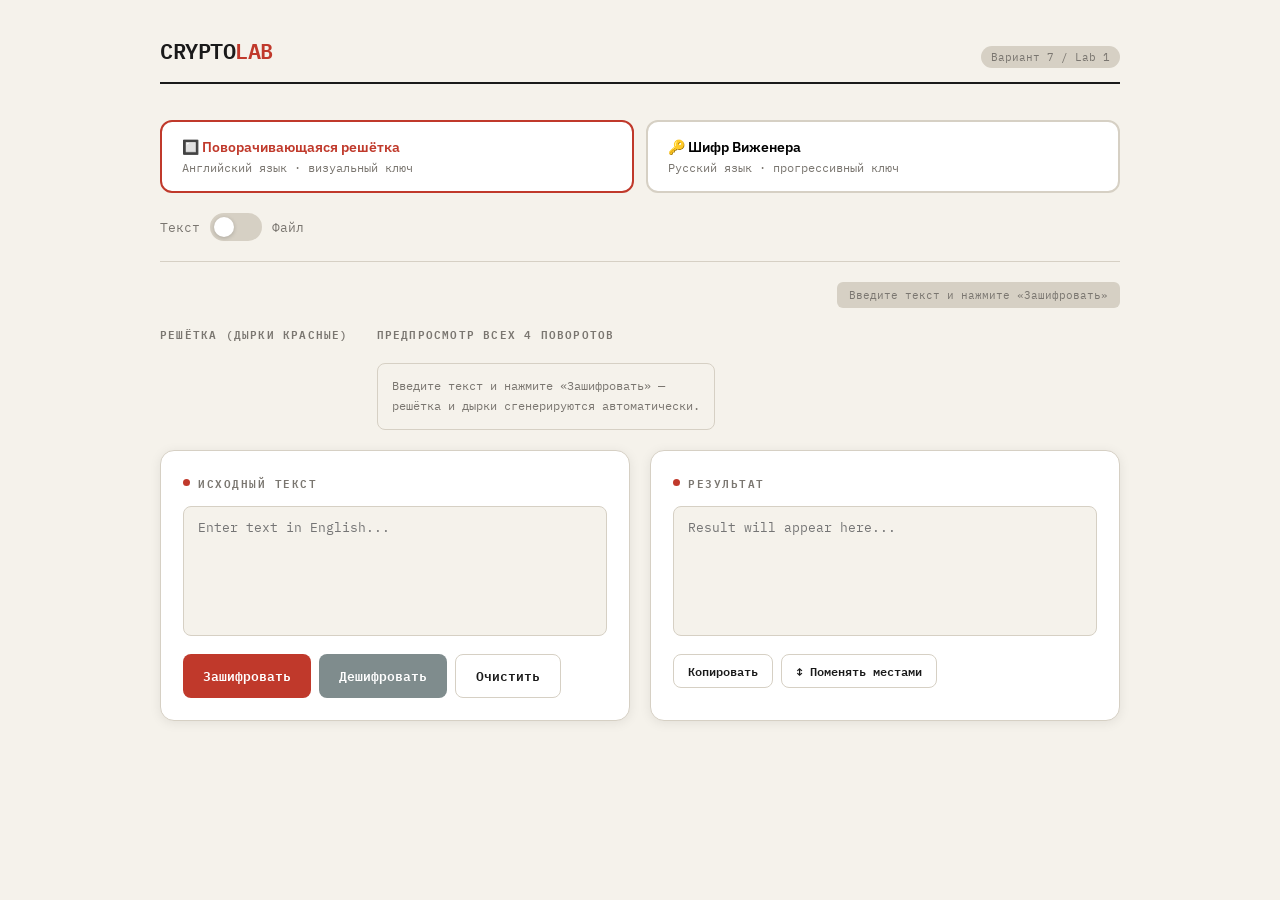
<file: index.html>
<!DOCTYPE html>
<html lang="ru">
<head>
<meta charset="UTF-8">
<meta name="viewport" content="width=device-width, initial-scale=1.0">
<title>CryptoLab — Вариант 7</title>
<link href="https://fonts.googleapis.com/css2?family=IBM+Plex+Mono:wght@400;600&family=IBM+Plex+Sans:wght@300;400;600&display=swap" rel="stylesheet">
<link rel="stylesheet" href="styles.css">
</head>
<body>

<header>
  <div class="logo">CRYPTO<span>LAB</span></div>
  <div class="badge">Вариант 7 / Lab 1</div>
</header>

<!-- ALGO SELECT -->
<div class="algo-selector">
  <button class="algo-btn active" id="btnGrille" onclick="switchAlgo('grille')">
    <div class="algo-name">🔲 Поворачивающаяся решётка</div>
    <div class="algo-desc">Английский язык · визуальный ключ</div>
  </button>
  <button class="algo-btn blue" id="btnVigenere" onclick="switchAlgo('vigenere')">
    <div class="algo-name">🔑 Шифр Виженера</div>
    <div class="algo-desc">Русский язык · прогрессивный ключ</div>
  </button>
</div>

<!-- MODE TOGGLE -->
<div class="mode-toggle">
  <span>Текст</span>
  <label class="toggle-switch">
    <input type="checkbox" id="modeToggle" onchange="switchMode()">
    <span class="toggle-slider"></span>
  </label>
  <span>Файл</span>
</div>

<hr class="divider">

<!-- ═══════════════════════════════════════════════
     GRILLE SECTION
═══════════════════════════════════════════════ -->
<div id="grilleSection">

  <!-- Grille visual display -->
  <div class="grille-wrap">
    <div class="grille-controls">
      <span class="grille-hint" id="grilleHint">Введите текст и нажмите «Зашифровать»</span>
    </div>

    <div class="grille-outer">
      <div>
        <div class="grille-section-title">Решётка (дырки красные)</div>
        <div class="grille-grid" id="grilleEditor"></div>
      </div>
      <div>
        <div class="grille-section-title">Предпросмотр всех 4 поворотов</div>
        <div class="grille-preview-grid" id="grillePreview"></div>
        <div class="info-box" id="grilleInfo">
          Зашифруйте текст — решётка и дырки сгенерируются автоматически.
        </div>
      </div>
    </div>
  </div>

  <!-- TEXT MODE -->
  <div class="container" id="grilleTextMode">
    <div class="card">
      <div class="card-title"><span class="dot"></span>Исходный текст</div>
      <div class="field">
        <textarea id="grilleInput" placeholder="Enter text in English..."></textarea>
      </div>
      <div class="btn-row">
        <button class="btn btn-primary" onclick="grilleProcess(false)">Зашифровать</button>
        <button class="btn btn-primary" style="background:#7f8c8d;" onclick="grilleProcess(true)">Дешифровать</button>
        <button class="btn btn-ghost" onclick="clearFields('grilleInput','grilleOutput')">Очистить</button>
      </div>
    </div>
    <div class="card">
      <div class="card-title"><span class="dot"></span>Результат</div>
      <div class="field">
        <textarea id="grilleOutput" readonly placeholder="Result will appear here..."></textarea>
      </div>
      <div class="btn-row">
        <button class="btn btn-ghost btn-small" onclick="copyText('grilleOutput')">Копировать</button>
        <button class="btn btn-ghost btn-small" onclick="swapTexts('grilleInput','grilleOutput')">↕ Поменять местами</button>
      </div>
    </div>
  </div>

  <!-- FILE MODE -->
  <div class="container hidden" id="grilleFileMode">
    <div class="card">
      <div class="card-title"><span class="dot"></span>Входной файл</div>
      <label class="file-zone" id="grilleFileZone" for="grilleFileInput" ondragover="dragOver(event,'grilleFileZone')" ondragleave="dragLeave('grilleFileZone')" ondrop="dropFile(event,'grilleFileInput','grilleFileZone')">
        <div class="file-icon">📄</div>
        <div class="file-name" id="grilleFileName">Выберите .txt файл</div>
        <div class="file-sub">или перетащите сюда</div>
      </label>
      <input type="file" id="grilleFileInput" accept=".txt" onchange="fileSelected('grilleFileInput','grilleFileName')">
      <div class="btn-row" style="margin-top:14px;">
        <button class="btn btn-primary" onclick="grilleFileProcess(false)">Зашифровать</button>
        <button class="btn btn-primary" style="background:#7f8c8d;" onclick="grilleFileProcess(true)">Дешифровать</button>
      </div>
    </div>
    <div class="card">
      <div class="card-title"><span class="dot"></span>Результат</div>
      <div class="info-box">После обработки появится кнопка скачивания файла.</div>
      <a id="grilleDownload" class="download-link hidden">⬇ Скачать результат</a>
    </div>
  </div>
</div>


<!-- ═══════════════════════════════════════════════
     VIGENERE SECTION
═══════════════════════════════════════════════ -->
<div id="vigenereSection" class="hidden">

  <!-- TEXT MODE -->
  <div class="container" id="vigTextMode">
    <div class="card">
      <div class="card-title"><span class="dot blue"></span>Исходный текст</div>
      <div class="field">
        <label class="field-label">Ключевое слово (русский)</label>
        <input type="text" id="vigKey" placeholder="Введите ключ...">
      </div>
      <div class="field">
        <textarea id="vigInput" placeholder="Введите текст на русском..."></textarea>
      </div>
      <div class="btn-row">
        <button class="btn btn-primary blue" onclick="vigProcess(false)">Зашифровать</button>
        <button class="btn btn-primary" style="background:#7f8c8d;" onclick="vigProcess(true)">Дешифровать</button>
        <button class="btn btn-ghost" onclick="clearFields('vigInput','vigOutput')">Очистить</button>
      </div>
    </div>
    <div class="card">
      <div class="card-title"><span class="dot blue"></span>Результат</div>
      <div class="field">
        <textarea id="vigOutput" readonly placeholder="Результат..."></textarea>
      </div>
      <div class="info-box">
        <strong>Прогрессивный ключ:</strong> на каждом шаге ключ сдвигается на +1 по алфавиту.<br>
        Например, ключ АБВ → А, Б+1=В, В+1=Г, затем А+3=Г, ...
      </div>
      <div class="btn-row">
        <button class="btn btn-ghost btn-small" onclick="copyText('vigOutput')">Копировать</button>
        <button class="btn btn-ghost btn-small" onclick="swapTexts('vigInput','vigOutput')">↕ Поменять местами</button>
      </div>
    </div>
  </div>

  <!-- FILE MODE -->
  <div class="container hidden" id="vigFileMode">
    <div class="card">
      <div class="card-title"><span class="dot blue"></span>Входной файл</div>
      <div class="field" style="margin-bottom:14px;">
        <label class="field-label">Ключевое слово (русский)</label>
        <input type="text" id="vigFileKey" placeholder="Введите ключ...">
      </div>
      <label class="file-zone" id="vigFileZone" for="vigFileInput" ondragover="dragOver(event,'vigFileZone')" ondragleave="dragLeave('vigFileZone')" ondrop="dropFile(event,'vigFileInput','vigFileZone')">
        <div class="file-icon">📄</div>
        <div class="file-name" id="vigFileName">Выберите .txt файл</div>
        <div class="file-sub">или перетащите сюда</div>
      </label>
      <input type="file" id="vigFileInput" accept=".txt" onchange="fileSelected('vigFileInput','vigFileName')">
      <div class="btn-row" style="margin-top:14px;">
        <button class="btn btn-primary blue" onclick="vigFileProcess(false)">Зашифровать</button>
        <button class="btn btn-primary" style="background:#7f8c8d;" onclick="vigFileProcess(true)">Дешифровать</button>
      </div>
    </div>
    <div class="card">
      <div class="card-title"><span class="dot blue"></span>Результат</div>
      <div class="info-box">После обработки появится кнопка скачивания файла.</div>
      <a id="vigDownload" class="download-link hidden">⬇ Скачать результат</a>
    </div>
  </div>
</div>

<!-- TOAST -->
<div class="toast" id="toast"></div>

<script src="script.js"></script>
</body>
</html>
</file>
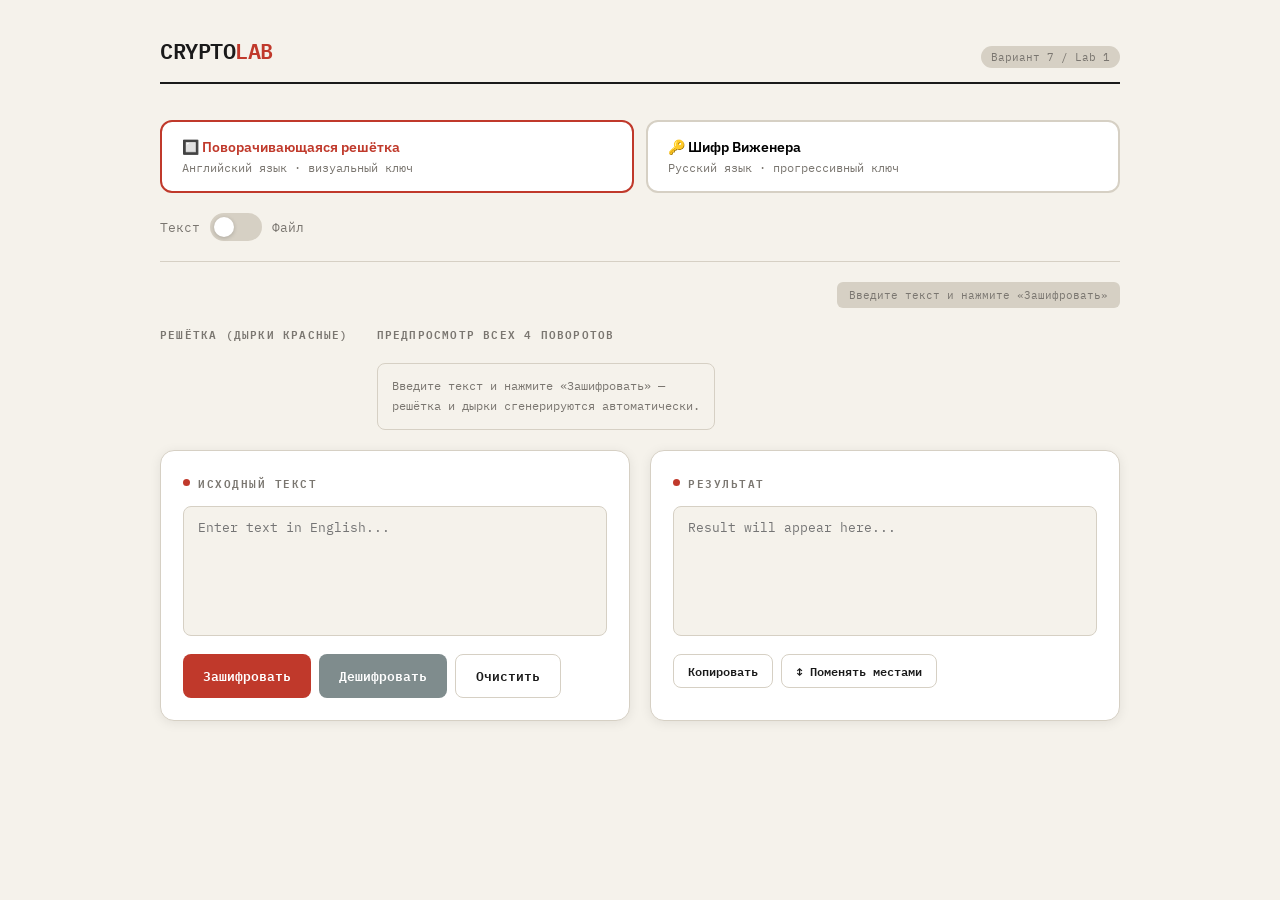
<file: lab1/index.html>
<!DOCTYPE html>
<html lang="ru">
<head>
<meta charset="UTF-8">
<meta name="viewport" content="width=device-width, initial-scale=1.0">
<title>CryptoLab — Вариант 7</title>
<link href="https://fonts.googleapis.com/css2?family=IBM+Plex+Mono:wght@400;600&family=IBM+Plex+Sans:wght@300;400;600&display=swap" rel="stylesheet">
<link rel="stylesheet" href="styles.css">
</head>
<body>

<header>
  <div class="logo">CRYPTO<span>LAB</span></div>
  <div class="badge">Вариант 7 / Lab 1</div>
</header>

<!-- ALGO SELECT -->
<div class="algo-selector">
  <button class="algo-btn active" id="btnGrille" onclick="switchAlgo('grille')">
    <div class="algo-name">🔲 Поворачивающаяся решётка</div>
    <div class="algo-desc">Английский язык · визуальный ключ</div>
  </button>
  <button class="algo-btn blue" id="btnVigenere" onclick="switchAlgo('vigenere')">
    <div class="algo-name">🔑 Шифр Виженера</div>
    <div class="algo-desc">Русский язык · прогрессивный ключ</div>
  </button>
</div>

<!-- MODE TOGGLE -->
<div class="mode-toggle">
  <span>Текст</span>
  <label class="toggle-switch">
    <input type="checkbox" id="modeToggle" onchange="switchMode()">
    <span class="toggle-slider"></span>
  </label>
  <span>Файл</span>
</div>

<hr class="divider">

<!-- ═══════════════════════════════════════════════
     GRILLE SECTION
═══════════════════════════════════════════════ -->
<div id="grilleSection">

  <!-- Grille visual display -->
  <div class="grille-wrap">
    <div class="grille-controls">
      <span class="grille-hint" id="grilleHint">Введите текст и нажмите «Зашифровать»</span>
    </div>

    <div class="grille-outer">
      <div>
        <div class="grille-section-title">Решётка (дырки красные)</div>
        <div class="grille-grid" id="grilleEditor"></div>
      </div>
      <div>
        <div class="grille-section-title">Предпросмотр всех 4 поворотов</div>
        <div class="grille-preview-grid" id="grillePreview"></div>
        <div class="info-box" id="grilleInfo">
          Зашифруйте текст — решётка и дырки сгенерируются автоматически.
        </div>
      </div>
    </div>
  </div>

  <!-- TEXT MODE -->
  <div class="container" id="grilleTextMode">
    <div class="card">
      <div class="card-title"><span class="dot"></span>Исходный текст</div>
      <div class="field">
        <textarea id="grilleInput" placeholder="Enter text in English..."></textarea>
      </div>
      <div class="btn-row">
        <button class="btn btn-primary" onclick="grilleProcess(false)">Зашифровать</button>
        <button class="btn btn-primary" style="background:#7f8c8d;" onclick="grilleProcess(true)">Дешифровать</button>
        <button class="btn btn-ghost" onclick="clearFields('grilleInput','grilleOutput')">Очистить</button>
      </div>
    </div>
    <div class="card">
      <div class="card-title"><span class="dot"></span>Результат</div>
      <div class="field">
        <textarea id="grilleOutput" readonly placeholder="Result will appear here..."></textarea>
      </div>
      <div class="btn-row">
        <button class="btn btn-ghost btn-small" onclick="copyText('grilleOutput')">Копировать</button>
        <button class="btn btn-ghost btn-small" onclick="swapTexts('grilleInput','grilleOutput')">↕ Поменять местами</button>
      </div>
    </div>
  </div>

  <!-- FILE MODE -->
  <div class="container hidden" id="grilleFileMode">
    <div class="card">
      <div class="card-title"><span class="dot"></span>Входной файл</div>
      <label class="file-zone" id="grilleFileZone" for="grilleFileInput" ondragover="dragOver(event,'grilleFileZone')" ondragleave="dragLeave('grilleFileZone')" ondrop="dropFile(event,'grilleFileInput','grilleFileZone')">
        <div class="file-icon">📄</div>
        <div class="file-name" id="grilleFileName">Выберите .txt файл</div>
        <div class="file-sub">или перетащите сюда</div>
      </label>
      <input type="file" id="grilleFileInput" accept=".txt" onchange="fileSelected('grilleFileInput','grilleFileName')">
      <div class="btn-row" style="margin-top:14px;">
        <button class="btn btn-primary" onclick="grilleFileProcess(false)">Зашифровать</button>
        <button class="btn btn-primary" style="background:#7f8c8d;" onclick="grilleFileProcess(true)">Дешифровать</button>
      </div>
    </div>
    <div class="card">
      <div class="card-title"><span class="dot"></span>Результат</div>
      <div class="info-box">После обработки появится кнопка скачивания файла.</div>
      <a id="grilleDownload" class="download-link hidden">⬇ Скачать результат</a>
    </div>
  </div>
</div>


<!-- ═══════════════════════════════════════════════
     VIGENERE SECTION
═══════════════════════════════════════════════ -->
<div id="vigenereSection" class="hidden">

  <!-- TEXT MODE -->
  <div class="container" id="vigTextMode">
    <div class="card">
      <div class="card-title"><span class="dot blue"></span>Исходный текст</div>
      <div class="field">
        <label class="field-label">Ключевое слово (русский)</label>
        <input type="text" id="vigKey" placeholder="Введите ключ...">
      </div>
      <div class="field">
        <textarea id="vigInput" placeholder="Введите текст на русском..."></textarea>
      </div>
      <div class="btn-row">
        <button class="btn btn-primary blue" onclick="vigProcess(false)">Зашифровать</button>
        <button class="btn btn-primary" style="background:#7f8c8d;" onclick="vigProcess(true)">Дешифровать</button>
        <button class="btn btn-ghost" onclick="clearFields('vigInput','vigOutput')">Очистить</button>
      </div>
    </div>
    <div class="card">
      <div class="card-title"><span class="dot blue"></span>Результат</div>
      <div class="field">
        <textarea id="vigOutput" readonly placeholder="Результат..."></textarea>
      </div>
      <div class="btn-row">
        <button class="btn btn-ghost btn-small" onclick="copyText('vigOutput')">Копировать</button>
        <button class="btn btn-ghost btn-small" onclick="swapTexts('vigInput','vigOutput')">↕ Поменять местами</button>
      </div>
    </div>
  </div>

  <!-- FILE MODE -->
  <div class="container hidden" id="vigFileMode">
    <div class="card">
      <div class="card-title"><span class="dot blue"></span>Входной файл</div>
      <div class="field" style="margin-bottom:14px;">
        <label class="field-label">Ключевое слово (русский)</label>
        <input type="text" id="vigFileKey" placeholder="Введите ключ...">
      </div>
      <label class="file-zone" id="vigFileZone" for="vigFileInput" ondragover="dragOver(event,'vigFileZone')" ondragleave="dragLeave('vigFileZone')" ondrop="dropFile(event,'vigFileInput','vigFileZone')">
        <div class="file-icon">📄</div>
        <div class="file-name" id="vigFileName">Выберите .txt файл</div>
        <div class="file-sub">или перетащите сюда</div>
      </label>
      <input type="file" id="vigFileInput" accept=".txt" onchange="fileSelected('vigFileInput','vigFileName')">
      <div class="btn-row" style="margin-top:14px;">
        <button class="btn btn-primary blue" onclick="vigFileProcess(false)">Зашифровать</button>
        <button class="btn btn-primary" style="background:#7f8c8d;" onclick="vigFileProcess(true)">Дешифровать</button>
      </div>
    </div>
    <div class="card">
      <div class="card-title"><span class="dot blue"></span>Результат</div>
      <div class="info-box">После обработки появится кнопка скачивания файла.</div>
      <a id="vigDownload" class="download-link hidden">⬇ Скачать результат</a>
    </div>
  </div>
</div>

<!-- TOAST -->
<div class="toast" id="toast"></div>

<script src="script.js"></script>
</body>
</html>
</file>
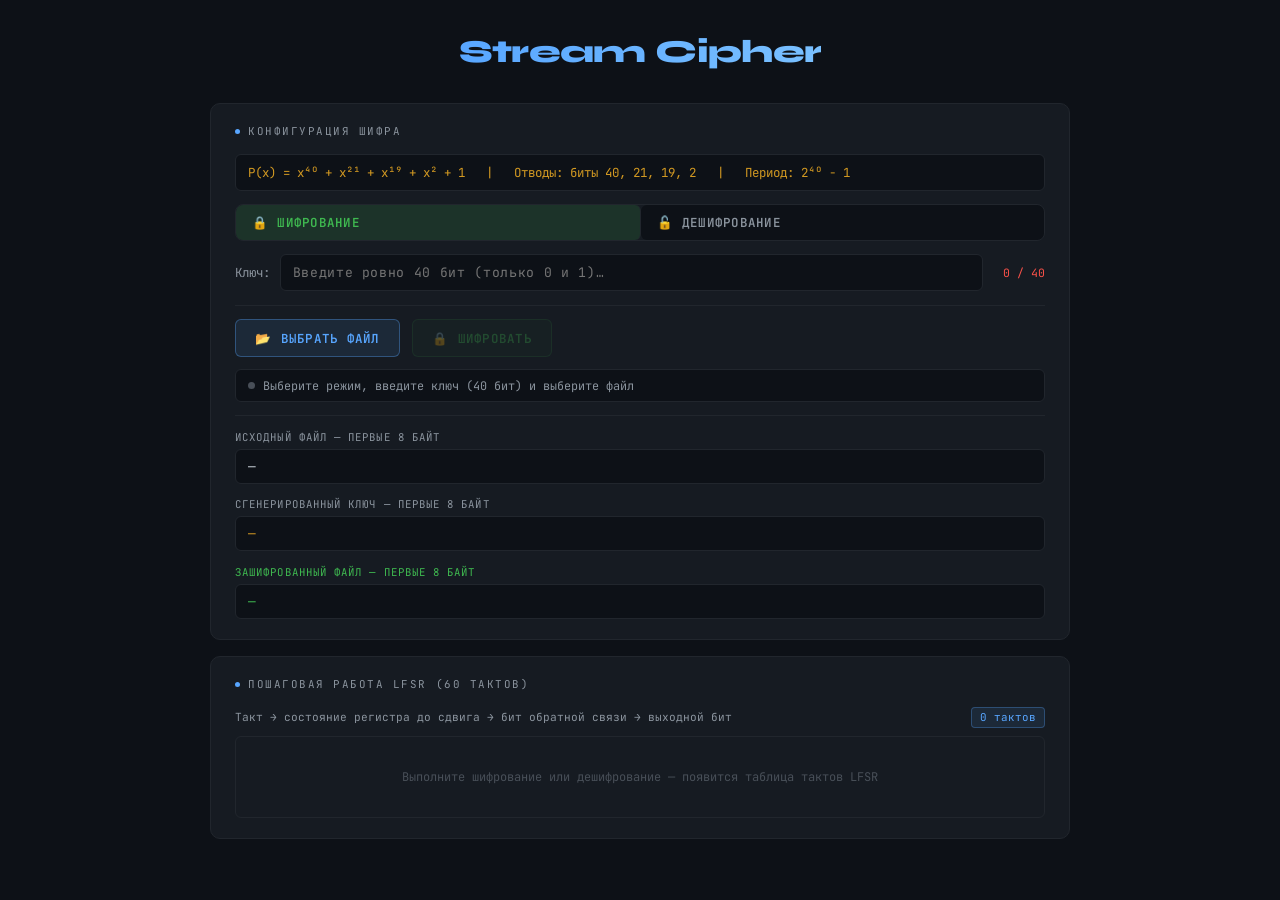
<file: lab2/index.html>
<!DOCTYPE html>
<html lang="ru">
<head>
  <meta charset="UTF-8">
  <meta name="viewport" content="width=device-width, initial-scale=1.0">
  <title>Stream Cipher — LFSR</title>
  <link rel="stylesheet" href="style.css">
</head>
<body>

<header>
  <h1>Stream Cipher</h1>

</header>

<div class="app">

  <!-- ── Main card ── -->
  <div class="card">
    <div class="card-title">Конфигурация шифра</div>

    <div class="poly-info">
      P(x) = x⁴⁰ + x²¹ + x¹⁹ + x² + 1 &nbsp;&nbsp;|&nbsp;&nbsp;
      Отводы: биты 40, 21, 19, 2 &nbsp;&nbsp;|&nbsp;&nbsp;
      Период: 2⁴⁰ − 1
    </div>

    <!-- Mode selector -->
    <div class="mode-tabs">
      <button class="mode-tab active-enc" id="tabEnc" onclick="setMode('enc')">🔒 Шифрование</button>
      <button class="mode-tab"            id="tabDec" onclick="setMode('dec')">🔓 Дешифрование</button>
    </div>

    <!-- Key input -->
    <div class="key-row">
      <span class="key-label">Ключ:</span>
      <input
        type="text"
        id="tbKey"
        placeholder="Введите ровно 40 бит (только 0 и 1)…"
        oninput="onKeyInput(this)"
        maxlength="80"
      />
      <span class="key-count bad" id="keyCount">0 / 40</span>
    </div>

    <div class="divider"></div>

    <!-- Action buttons -->
    <div class="btn-row">
      <button class="btn-blue" id="btnOpen" onclick="openFile()">📂 Выбрать файл</button>
      <button class="btn-green" id="btnAction" onclick="doProcess()" disabled>🔒 Шифровать</button>
    </div>

    <div class="file-info" id="fileInfo">
      Файл: <span id="fileNameSpan">—</span> &nbsp; (<span id="fileSizeSpan">—</span>)
    </div>
    <div class="file-info" id="saveInfo">
      Сохранено как: <span id="saveNameSpan">—</span>
    </div>

    <div class="status" id="statusBar">
      <div class="status-dot"></div>
      <span id="statusText">Выберите режим, введите ключ (40 бит) и выберите файл</span>
    </div>

    <div class="divider"></div>

    <!-- Binary displays -->
    <div class="field-label" id="labelIn">Исходный файл — первые 8 байт </div>
    <div class="bin-field src" id="tbIn">—</div>

    <div class="field-label">Сгенерированный ключ — первые 8 байт </div>
    <div class="bin-field key-out" id="tbGenKey">—</div>

    <div class="field-label out-enc" id="labelOut">Зашифрованный файл — первые 8 байт</div>
    <div class="bin-field enc" id="tbOut">—</div>
  </div>

  <!-- ── LFSR step table ── -->
  <div class="card">
    <div class="card-title">Пошаговая работа LFSR (60 тактов)</div>
    <div class="ticks-header">
      <span>Такт → состояние регистра до сдвига → бит обратной связи → выходной бит</span>
      <span class="badge" id="ticksBadge">0 тактов</span>
    </div>
    <div class="table-wrap" id="tableWrap">
      <div class="empty">Выполните шифрование или дешифрование — появится таблица тактов LFSR</div>
    </div>
  </div>

</div><!-- /.app -->

<!-- ── Extension picker modal ── -->
<div class="modal-overlay" id="extModal">
  <div class="modal">
    <div class="modal-title">🔓 Выберите расширение файла</div>
    <div class="modal-desc">
      Укажите расширение для дешифрованного файла, чтобы система могла его правильно открыть:
    </div>

    <div class="modal-suggestions">
      <button class="suggestion" onclick="setSuggestion('.mp4')">.mp4</button>
      <button class="suggestion" onclick="setSuggestion('.mp3')">.mp3</button>
      <button class="suggestion" onclick="setSuggestion('.jpg')">.jpg</button>
      <button class="suggestion" onclick="setSuggestion('.png')">.png</button>
      <button class="suggestion" onclick="setSuggestion('.txt')">.txt</button>
      <button class="suggestion" onclick="setSuggestion('.pdf')">.pdf</button>
      <button class="suggestion" onclick="setSuggestion('.docx')">.docx</button>
      <button class="suggestion" onclick="setSuggestion('.zip')">.zip</button>
    </div>

    <input type="text" id="extInput" placeholder=".mp4" />

    <div class="modal-btns">
      <button class="btn-blue"   onclick="cancelExtModal()">Отмена</button>
      <button class="btn-purple" onclick="confirmExtModal()">✓ Сохранить</button>
    </div>
  </div>
</div>

<!-- Hidden file input -->
<input type="file" id="fileInput" style="display:none" onchange="onFileSelected(event)" />

<script src="script.js"></script>
</body>
</html>
</file>
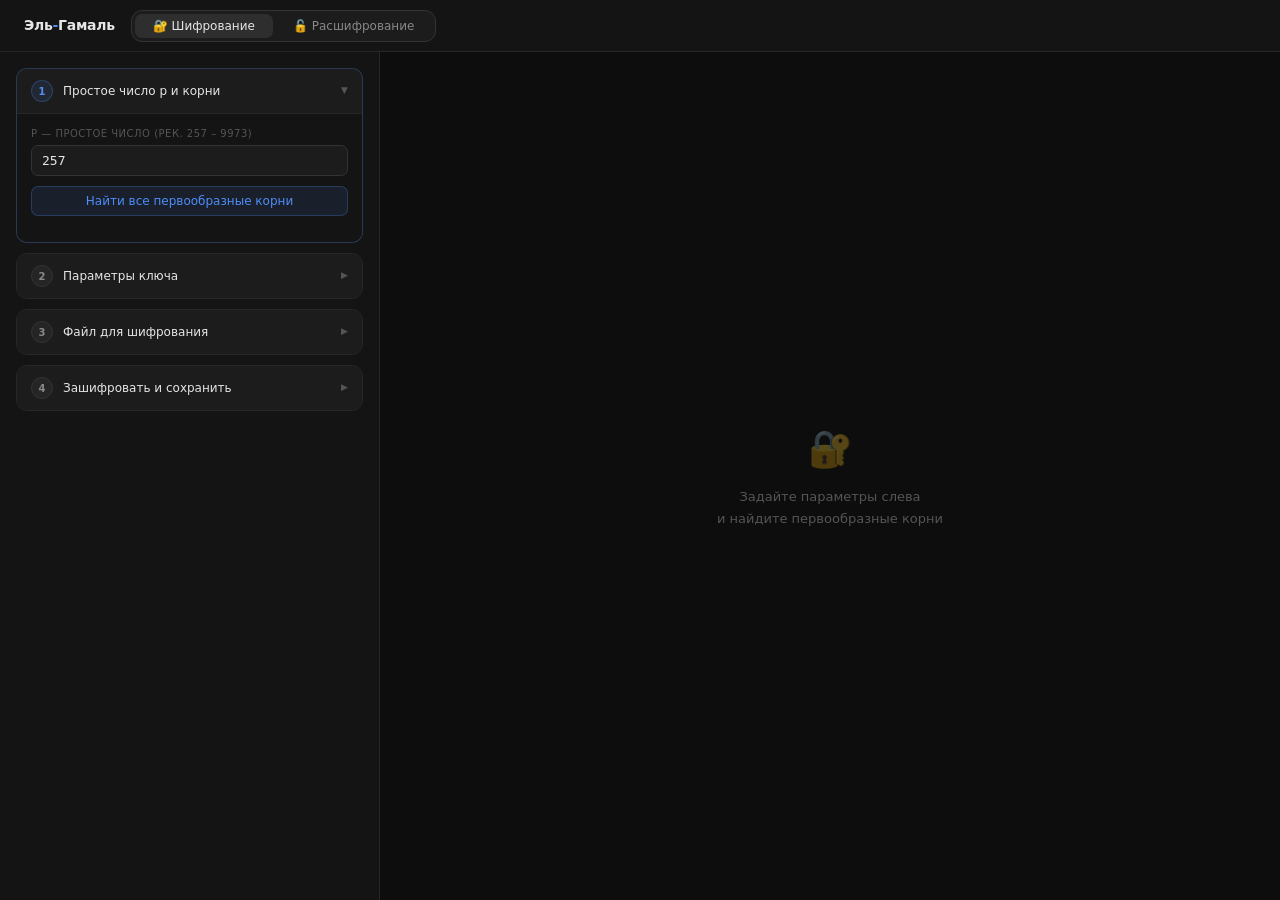
<file: lab3/index.html>
<!DOCTYPE html>
<html lang="ru">
<head>
  <meta charset="UTF-8">
  <meta name="viewport" content="width=device-width, initial-scale=1.0">
  <title>Шифратор Эль-Гамаля</title>
  <link rel="stylesheet" href="style.css">
</head>
<body>

<!-- TOP NAV -->
<nav class="topnav">
  <div class="topnav-logo">Эль<span>-</span>Гамаль</div>
  <div class="topnav-tabs">
    <button class="ntab on" onclick="switchTab('enc')">🔐 Шифрование</button>
    <button class="ntab"    onclick="switchTab('dec')">🔓 Расшифрование</button>
  </div>
</nav>

<div class="page">

  <!-- ════════════════════════════════
       ШИФРОВАНИЕ
  ════════════════════════════════ -->
  <div id="pane-enc" class="pane on">

    <!-- LEFT: controls -->
    <div class="controls">
      <div class="controls-body">

        <!-- Шаг 1 -->
        <div class="card active open" id="c1">
          <div class="card-head" onclick="tog('c1')">
            <div class="card-num">1</div>
            <div class="card-label">Простое число p и корни</div>
            <div class="card-arrow">▶</div>
          </div>
          <div class="card-body">
            <div class="field">
              <label>p — простое число (рек. 257 – 9973)</label>
              <input type="number" id="ep" value="257" min="5" max="999983">
            </div>
            <button class="btn btn-accent btn-block" onclick="findRoots()">
              Найти все первообразные корни
            </button>
            <div id="m1"></div>
            <div id="rchips" class="chips"></div>
            <div id="roots-note" class="note"></div>
          </div>
        </div>

        <!-- Шаг 2 -->
        <div class="card" id="c2">
          <div class="card-head" onclick="tog('c2')">
            <div class="card-num">2</div>
            <div class="card-label">Параметры ключа</div>
            <div class="card-arrow">▶</div>
          </div>
          <div class="card-body">
            <div class="field">
              <label>g — первообразный корень (кликнуть выше)</label>
              <input type="number" id="eg" placeholder="выберите g из списка" min="2">
            </div>
            <div class="row-2">
              <div class="field">
                <label>x — закрытый ключ (1 &lt; x &lt; p−1)</label>
                <input type="number" id="ex" value="19" min="2">
              </div>
              <div class="field">
                <label>k — сессионный ключ (1-й блок)</label>
                <input type="number" id="ek" value="7" min="2">
              </div>
            </div>
            <button class="btn btn-accent btn-block" onclick="buildKey()">
              Построить ключ
            </button>
            <div id="m2"></div>
            <div id="key-display"></div>
          </div>
        </div>

        <!-- Шаг 3 -->
        <div class="card" id="c3">
          <div class="card-head" onclick="tog('c3')">
            <div class="card-num">3</div>
            <div class="card-label">Файл для шифрования</div>
            <div class="card-arrow">▶</div>
          </div>
          <div class="card-body">
            <div class="drop" id="enc-drop"
              onclick="document.getElementById('enc-fi').click()"
              ondragover="dov(event)" ondragleave="dlv(event)" ondrop="ddr(event,'enc')">
              <input type="file" id="enc-fi" onchange="handleFile(event,'enc')">
              <span class="drop-icon">↑</span>
              Перетащите или нажмите для выбора<br>
              <small style="font-size:10px;color:var(--text3)">JPG · PNG · MP3 · PDF · TXT · любой формат</small>
            </div>
            <div id="enc-fbadge" style="display:none"></div>
          </div>
        </div>

        <!-- Шаг 4 -->
        <div class="card" id="c4">
          <div class="card-head" onclick="tog('c4')">
            <div class="card-num">4</div>
            <div class="card-label">Зашифровать и сохранить</div>
            <div class="card-arrow">▶</div>
          </div>
          <div class="card-body">
            <div class="btn-row" style="margin-top:0">
              <button class="btn btn-accent" style="flex:1" onclick="doEncrypt()">
                Зашифровать
              </button>
              <button class="btn btn-green" style="flex:1" id="btn-save-cipher" disabled onclick="saveCipher()">
                Сохранить .elg
              </button>
            </div>
            <progress id="enc-prog" style="display:none"></progress>
            <div id="m4"></div>
          </div>
        </div>

      </div>
    </div>

    <!-- RIGHT: output -->
    <div class="output" id="enc-output">
      <div class="empty-state" id="enc-empty">
        <div class="ei">🔐</div>
        <p>Задайте параметры слева<br>и найдите первообразные корни</p>
      </div>

      <!-- Таблица корней -->
      <div id="main-roots" style="display:none">
        <div class="out-title">Первообразные корни по модулю p</div>
        <div class="stat-grid">
          <div class="stat-card"><div class="s-lbl">p</div><div class="s-val" id="mr-p">—</div></div>
          <div class="stat-card"><div class="s-lbl">p − 1</div><div class="s-val" id="mr-pm1">—</div></div>
          <div class="stat-card"><div class="s-lbl">Делители (p−1)</div><div class="s-val" id="mr-facs" style="font-size:12px">—</div></div>
          <div class="stat-card"><div class="s-lbl">Всего корней</div><div class="s-val" id="mr-count">—</div></div>
        </div>
        <div class="out-panel">
          <div class="out-panel-hd">
            <span class="ptitle">Таблица первообразных корней</span>
            <span class="psub">g^((p−1)/q) ≢ 1 (mod p) для каждого простого q | (p−1)</span>
          </div>
          <div class="tbl-wrap">
            <table>
              <thead>
                <tr>
                  <th>#</th>
                  <th>g (корень)</th>
                  <th>g^((p−1)/q₁) mod p</th>
                  <th>g^(p−1) mod p</th>
                </tr>
              </thead>
              <tbody id="roots-tbody"></tbody>
            </table>
          </div>
        </div>
      </div>

      <!-- Информация о ключе -->
      <div id="main-key" style="display:none">
        <div class="out-title">Параметры ключа</div>
        <div class="stat-grid">
          <div class="stat-card"><div class="s-lbl">Открытый ключ</div><div class="s-val" style="font-size:11px;line-height:1.5" id="mk-pub">—</div></div>
          <div class="stat-card"><div class="s-lbl">Закрытый ключ</div><div class="s-val" id="mk-priv">—</div></div>
          <div class="stat-card"><div class="s-lbl">Сессионный k₁</div><div class="s-val" id="mk-k0">—</div></div>
        </div>
        <div class="out-panel">
          <div class="out-panel-hd">
            <span class="ptitle">Вычисление y = g^x mod p</span>
          </div>
          <div style="padding:14px 16px">
            <div class="key-box" id="mk-formula">—</div>
          </div>
        </div>
      </div>

      <!-- Результат шифрования -->
      <div id="main-enc" style="display:none">
        <div class="out-title">Результат шифрования</div>
        <div class="stat-grid">
          <div class="stat-card"><div class="s-lbl">Исходный размер</div><div class="s-val" id="me-orig">—</div></div>
          <div class="stat-card"><div class="s-lbl">Блоков (пар)</div><div class="s-val" id="me-pairs">—</div></div>
          <div class="stat-card"><div class="s-lbl">Размер .elg</div><div class="s-val" id="me-size">—</div></div>
          <div class="stat-card"><div class="s-lbl">Исх. расширение</div><div class="s-val" id="me-ext">—</div></div>
        </div>
        <div class="out-panel">
          <div class="out-panel-hd">
            <span class="ptitle">Зашифрованные блоки (a, b) — десятичная система</span>
            <span class="psub">b = m · y^k mod p &nbsp;|&nbsp; a = g^k mod p</span>
          </div>
          <div class="tbl-wrap">
            <table>
              <thead>
                <tr>
                  <th>Блок</th>
                  <th>m (байт)</th>
                  <th>k</th>
                  <th>a = g^k mod p</th>
                  <th>b = m·y^k mod p</th>
                </tr>
              </thead>
              <tbody id="enc-tbody"></tbody>
            </table>
          </div>
        </div>
      </div>

    </div>
  </div><!-- /pane-enc -->


  <!-- ════════════════════════════════
       РАСШИФРОВАНИЕ
  ════════════════════════════════ -->
  <div id="pane-dec" class="pane">

    <!-- LEFT: controls -->
    <div class="controls">
      <div class="controls-body">

        <!-- Параметры -->
        <div class="card active open" id="cd1">
          <div class="card-head" onclick="tog('cd1')">
            <div class="card-num">1</div>
            <div class="card-label">Параметры расшифрования</div>
            <div class="card-arrow">▶</div>
          </div>
          <div class="card-body">
            <div class="row-3">
              <div class="field">
                <label>p</label>
                <input type="number" id="dp" min="5" placeholder="257">
              </div>
              <div class="field">
                <label>g</label>
                <input type="number" id="dg" min="2" placeholder="3">
              </div>
              <div class="field">
                <label>x (закрытый)</label>
                <input type="number" id="dx" min="2" placeholder="19">
              </div>
            </div>
            <button class="btn btn-block" onclick="fillDec()" style="margin-top:4px">
              Взять из сеанса шифрования
            </button>
            <div id="mdp"></div>
          </div>
        </div>

        <!-- Загрузка файла -->
        <div class="card" id="cd2">
          <div class="card-head" onclick="tog('cd2')">
            <div class="card-num">2</div>
            <div class="card-label">Загрузить .elg файл</div>
            <div class="card-arrow">▶</div>
          </div>
          <div class="card-body">
            <div class="drop" id="dec-drop"
              ondragover="dov(event)" ondragleave="dlv(event)" ondrop="ddr(event,'dec')">
              <input type="file" id="dec-fi" onchange="handleFile(event,'dec')">
              <span class="drop-icon">↑</span>
              Перетащите .elg файл сюда<br>
              <small style="font-size:10px;color:var(--text3)">или нажмите кнопку ниже</small>
            </div>
            <button class="btn btn-block" style="margin-top:8px" onclick="document.getElementById('dec-fi').click()">
              Выбрать файл
            </button>
            <div id="dec-fbadge" style="display:none"></div>
          </div>
        </div>

        <!-- Действие -->
        <div class="card" id="cd3">
          <div class="card-head" onclick="tog('cd3')">
            <div class="card-num">3</div>
            <div class="card-label">Расшифровать и сохранить</div>
            <div class="card-arrow">▶</div>
          </div>
          <div class="card-body">
            <div class="btn-row" style="margin-top:0">
              <button class="btn btn-accent" style="flex:1" onclick="doDecrypt()">
                Расшифровать
              </button>
              <button class="btn btn-green" style="flex:1" id="btn-save-dec" disabled onclick="saveDecrypted()">
                Сохранить файл
              </button>
            </div>
            <progress id="dec-prog" style="display:none"></progress>
            <div id="mdc"></div>
          </div>
        </div>

      </div>
    </div>

    <!-- RIGHT: output -->
    <div class="output" id="dec-output">
      <div class="empty-state" id="dec-empty">
        <div class="ei">🔓</div>
        <p>Введите параметры и загрузите .elg файл<br>чтобы начать расшифрование</p>
      </div>

      <div id="main-dec" style="display:none">
        <div class="out-title">Результат расшифрования</div>
        <div class="stat-grid">
          <div class="stat-card"><div class="s-lbl">Пар (a, b)</div><div class="s-val" id="md-pairs">—</div></div>
          <div class="stat-card"><div class="s-lbl">Байт восстановлено</div><div class="s-val" id="md-bytes">—</div></div>
          <div class="stat-card"><div class="s-lbl">Формат файла</div><div class="s-val" id="md-ext">—</div></div>
        </div>
        <div class="out-panel">
          <div class="out-panel-hd">
            <span class="ptitle">Расшифрованные блоки</span>
            <span class="psub">m = b · (a^x)⁻¹ mod p</span>
          </div>
          <div class="tbl-wrap">
            <table>
              <thead>
                <tr>
                  <th>Блок</th>
                  <th>a</th>
                  <th>b</th>
                  <th>a^x mod p</th>
                  <th>m (байт)</th>
                </tr>
              </thead>
              <tbody id="dec-tbody"></tbody>
            </table>
          </div>
        </div>
      </div>
    </div>

  </div><!-- /pane-dec -->

</div><!-- /page -->

<script src="app.js"></script>
</body>
</html>
</file>
<file: styles.css>
:root {
  --bg: #f5f2eb;
  --card: #ffffff;
  --border: #d6d0c4;
  --accent: #c0392b;
  --accent2: #2c3e7a;
  --text: #1a1a1a;
  --muted: #7a7670;
  --mono: 'IBM Plex Mono', monospace;
  --sans: 'IBM Plex Sans', sans-serif;
  --cell-on: #c0392b;
  --cell-off: #f0ece4;
  --shadow: 0 2px 12px rgba(0,0,0,0.08);
}

* { box-sizing: border-box; margin: 0; padding: 0; }

body {
  background: var(--bg);
  font-family: var(--sans);
  color: var(--text);
  min-height: 100vh;
  padding: 32px 16px 60px;
}

/* ── HEADER ── */
header {
  max-width: 960px;
  margin: 0 auto 36px;
  display: flex;
  align-items: flex-end;
  justify-content: space-between;
  border-bottom: 2px solid var(--text);
  padding-bottom: 14px;
}

header .logo {
  font-family: var(--mono);
  font-weight: 600;
  font-size: 22px;
  letter-spacing: -0.5px;
}
header .logo span { color: var(--accent); }

header .badge {
  font-family: var(--mono);
  font-size: 11px;
  color: var(--muted);
  background: var(--border);
  padding: 4px 10px;
  border-radius: 20px;
}

/* ── TABS ── */
.tabs-wrap {
  max-width: 960px;
  margin: 0 auto 28px;
  display: flex;
  gap: 4px;
  background: var(--border);
  padding: 4px;
  border-radius: 10px;
  width: fit-content;
}

.tab {
  font-family: var(--mono);
  font-size: 13px;
  padding: 9px 22px;
  border-radius: 7px;
  border: none;
  cursor: pointer;
  background: transparent;
  color: var(--muted);
  transition: all 0.18s;
}
.tab.active {
  background: var(--card);
  color: var(--text);
  font-weight: 600;
  box-shadow: var(--shadow);
}

/* ── MAIN LAYOUT ── */
.container {
  max-width: 960px;
  margin: 0 auto;
  display: grid;
  grid-template-columns: 1fr 1fr;
  gap: 20px;
}

.container.full { grid-template-columns: 1fr; }

/* ── CARD ── */
.card {
  background: var(--card);
  border: 1px solid var(--border);
  border-radius: 14px;
  padding: 22px;
  box-shadow: var(--shadow);
}

.card-title {
  font-family: var(--mono);
  font-size: 11px;
  font-weight: 600;
  letter-spacing: 1.5px;
  text-transform: uppercase;
  color: var(--muted);
  margin-bottom: 14px;
  display: flex;
  align-items: center;
  gap: 8px;
}
.card-title .dot {
  width: 7px; height: 7px;
  border-radius: 50%;
  background: var(--accent);
  flex-shrink: 0;
}
.card-title .dot.blue { background: var(--accent2); }

/* ── ALGO SELECTOR ── */
.algo-selector {
  max-width: 960px;
  margin: 0 auto 20px;
  display: grid;
  grid-template-columns: 1fr 1fr;
  gap: 12px;
}

.algo-btn {
  background: var(--card);
  border: 2px solid var(--border);
  border-radius: 12px;
  padding: 16px 20px;
  cursor: pointer;
  text-align: left;
  transition: all 0.18s;
  font-family: var(--sans);
}
.algo-btn:hover { border-color: var(--muted); }
.algo-btn.active { border-color: var(--accent); }
.algo-btn.active.blue { border-color: var(--accent2); }

.algo-btn .algo-name {
  font-weight: 600;
  font-size: 14px;
  margin-bottom: 4px;
}
.algo-btn .algo-desc {
  font-size: 12px;
  color: var(--muted);
  font-family: var(--mono);
}
.algo-btn.active .algo-name { color: var(--accent); }
.algo-btn.active.blue .algo-name { color: var(--accent2); }

/* ── INPUT / TEXTAREA ── */
textarea, input[type=text] {
  width: 100%;
  background: var(--bg);
  border: 1px solid var(--border);
  border-radius: 8px;
  padding: 12px 14px;
  font-family: var(--mono);
  font-size: 13px;
  color: var(--text);
  outline: none;
  transition: border 0.15s;
  resize: none;
}
textarea:focus, input[type=text]:focus { border-color: var(--accent); }
textarea { height: 130px; }

input[type=text] { height: 42px; }

label.field-label {
  display: block;
  font-family: var(--mono);
  font-size: 11px;
  color: var(--muted);
  margin-bottom: 6px;
  letter-spacing: 0.8px;
  text-transform: uppercase;
}

.field { margin-bottom: 14px; }
.field:last-child { margin-bottom: 0; }

/* ── BUTTONS ── */
.btn-row {
  display: flex;
  gap: 8px;
  margin-top: 14px;
  flex-wrap: wrap;
}

.btn {
  font-family: var(--mono);
  font-size: 13px;
  padding: 10px 20px;
  border-radius: 8px;
  border: none;
  cursor: pointer;
  transition: all 0.15s;
  font-weight: 600;
}
.btn-primary {
  background: var(--accent);
  color: white;
}
.btn-primary:hover { background: #a93226; }
.btn-primary.blue { background: var(--accent2); }
.btn-primary.blue:hover { background: #1f2d5c; }

.btn-ghost {
  background: transparent;
  border: 1.5px solid var(--border);
  color: var(--text);
}
.btn-ghost:hover { border-color: var(--muted); }

.btn-small {
  padding: 6px 14px;
  font-size: 12px;
}

/* ── GRILLE SECTION ── */
.grille-wrap {
  max-width: 960px;
  margin: 0 auto 20px;
}

.grille-controls {
  display: flex;
  align-items: center;
  gap: 12px;
  margin-bottom: 16px;
  flex-wrap: wrap;
}

.grille-controls label { font-size: 13px; color: var(--muted); font-family: var(--mono); }

.size-select {
  font-family: var(--mono);
  font-size: 13px;
  background: var(--card);
  border: 1.5px solid var(--border);
  border-radius: 7px;
  padding: 7px 12px;
  color: var(--text);
  outline: none;
  cursor: pointer;
}
.size-select:focus { border-color: var(--accent); }

.grille-hint {
  font-family: var(--mono);
  font-size: 11px;
  color: var(--muted);
  background: var(--border);
  padding: 6px 12px;
  border-radius: 6px;
  margin-left: auto;
}

.grille-outer {
  display: flex;
  gap: 28px;
  align-items: flex-start;
  flex-wrap: wrap;
}

.grille-section-title {
  font-family: var(--mono);
  font-size: 11px;
  font-weight: 600;
  letter-spacing: 1.2px;
  text-transform: uppercase;
  color: var(--muted);
  margin-bottom: 10px;
}

.grille-grid {
  display: grid;
  gap: 4px;
  user-select: none;
}

.grille-cell {
  width: 44px;
  height: 44px;
  border-radius: 7px;
  border: 1.5px solid var(--border);
  background: var(--cell-off);
  cursor: pointer;
  display: flex;
  align-items: center;
  justify-content: center;
  font-family: var(--mono);
  font-size: 12px;
  color: transparent;
  transition: all 0.12s;
  position: relative;
}
.grille-cell:hover { border-color: var(--accent); }
.grille-cell.open {
  background: var(--accent);
  border-color: var(--accent);
  color: white;
}
.grille-cell.open::after {
  content: '✕';
  font-size: 14px;
}

.grille-preview-grid {
  display: grid;
  gap: 3px;
}
.grille-preview-cell {
  width: 38px;
  height: 38px;
  border-radius: 6px;
  border: 1px solid var(--border);
  display: flex;
  align-items: center;
  justify-content: center;
  font-family: var(--mono);
  font-size: 13px;
  font-weight: 600;
  background: var(--cell-off);
}
.grille-preview-cell.filled { background: #e8f0fe; color: var(--accent2); border-color: #b3c7f9; }
.grille-preview-cell.open-slot { background: #fde8e8; color: var(--accent); border-color: #f5b3b3; }

/* ── ROTATION INDICATOR ── */
.rotation-track {
  display: flex;
  gap: 8px;
  align-items: center;
  margin-bottom: 12px;
}
.rot-badge {
  font-family: var(--mono);
  font-size: 11px;
  padding: 4px 10px;
  border-radius: 20px;
  border: 1.5px solid var(--border);
  color: var(--muted);
  cursor: pointer;
  transition: all 0.15s;
}
.rot-badge.active {
  background: var(--accent2);
  border-color: var(--accent2);
  color: white;
}

/* ── INFO BOX ── */
.info-box {
  background: var(--bg);
  border: 1px solid var(--border);
  border-radius: 8px;
  padding: 12px 14px;
  font-family: var(--mono);
  font-size: 12px;
  color: var(--muted);
  margin-top: 10px;
  line-height: 1.7;
}
.info-box strong { color: var(--text); }

/* ── FILE MODE ── */
.file-zone {
  display: block;
  border: 2px dashed var(--border);
  border-radius: 10px;
  padding: 28px;
  text-align: center;
  cursor: pointer;
  transition: all 0.15s;
  background: var(--bg);
}
.file-zone:hover, .file-zone.dragover {
  border-color: var(--accent);
  background: #fdf5f5;
}
.file-zone .file-icon { font-size: 28px; margin-bottom: 8px; }
.file-zone .file-name { font-family: var(--mono); font-size: 13px; font-weight: 600; color: var(--text); }
.file-zone .file-sub { font-size: 12px; color: var(--muted); margin-top: 4px; }

input[type=file] { display: none; }

.download-link {
  display: inline-flex;
  align-items: center;
  gap: 8px;
  font-family: var(--mono);
  font-size: 13px;
  color: white;
  background: var(--accent2);
  padding: 10px 18px;
  border-radius: 8px;
  text-decoration: none;
  font-weight: 600;
  margin-top: 10px;
  transition: background 0.15s;
}
.download-link:hover { background: #1f2d5c; }
.download-link.hidden { display: none; }

/* ── MODE TOGGLE ── */
.mode-toggle {
  max-width: 960px;
  margin: 0 auto 20px;
  display: flex;
  align-items: center;
  gap: 10px;
}
.mode-toggle span { font-family: var(--mono); font-size: 13px; color: var(--muted); }

.toggle-switch {
  position: relative;
  width: 52px;
  height: 28px;
}
.toggle-switch input { opacity: 0; width: 0; height: 0; }
.toggle-slider {
  position: absolute;
  inset: 0;
  background: var(--border);
  border-radius: 14px;
  cursor: pointer;
  transition: 0.2s;
}
.toggle-slider::before {
  content: '';
  position: absolute;
  width: 20px; height: 20px;
  background: white;
  border-radius: 50%;
  left: 4px; top: 4px;
  transition: 0.2s;
  box-shadow: 0 1px 4px rgba(0,0,0,0.2);
}
.toggle-switch input:checked + .toggle-slider { background: var(--accent2); }
.toggle-switch input:checked + .toggle-slider::before { transform: translateX(24px); }

/* ── HIDDEN ── */
.hidden { display: none !important; }

/* ── TOAST ── */
.toast {
  position: fixed;
  bottom: 24px;
  right: 24px;
  background: var(--text);
  color: var(--bg);
  font-family: var(--mono);
  font-size: 13px;
  padding: 12px 20px;
  border-radius: 8px;
  box-shadow: 0 4px 20px rgba(0,0,0,0.15);
  transform: translateY(80px);
  opacity: 0;
  transition: all 0.25s;
  z-index: 999;
}
.toast.show { transform: translateY(0); opacity: 1; }

/* ── DIVIDER ── */
.divider {
  max-width: 960px;
  margin: 0 auto 20px;
  border: none;
  border-top: 1px solid var(--border);
}

/* ── RESPONSIVE ── */
@media (max-width: 700px) {
  .container { grid-template-columns: 1fr; }
  .algo-selector { grid-template-columns: 1fr; }
  .grille-outer { flex-direction: column; }
}
</file>
<file: lab1/styles.css>
:root {
  --bg: #f5f2eb;
  --card: #ffffff;
  --border: #d6d0c4;
  --accent: #c0392b;
  --accent2: #2c3e7a;
  --text: #1a1a1a;
  --muted: #7a7670;
  --mono: 'IBM Plex Mono', monospace;
  --sans: 'IBM Plex Sans', sans-serif;
  --cell-on: #c0392b;
  --cell-off: #f0ece4;
  --shadow: 0 2px 12px rgba(0,0,0,0.08);
}

* { box-sizing: border-box; margin: 0; padding: 0; }

body {
  background: var(--bg);
  font-family: var(--sans);
  color: var(--text);
  min-height: 100vh;
  padding: 32px 16px 60px;
}

/* ── HEADER ── */
header {
  max-width: 960px;
  margin: 0 auto 36px;
  display: flex;
  align-items: flex-end;
  justify-content: space-between;
  border-bottom: 2px solid var(--text);
  padding-bottom: 14px;
}

header .logo {
  font-family: var(--mono);
  font-weight: 600;
  font-size: 22px;
  letter-spacing: -0.5px;
}
header .logo span { color: var(--accent); }

header .badge {
  font-family: var(--mono);
  font-size: 11px;
  color: var(--muted);
  background: var(--border);
  padding: 4px 10px;
  border-radius: 20px;
}

/* ── TABS ── */
.tabs-wrap {
  max-width: 960px;
  margin: 0 auto 28px;
  display: flex;
  gap: 4px;
  background: var(--border);
  padding: 4px;
  border-radius: 10px;
  width: fit-content;
}

.tab {
  font-family: var(--mono);
  font-size: 13px;
  padding: 9px 22px;
  border-radius: 7px;
  border: none;
  cursor: pointer;
  background: transparent;
  color: var(--muted);
  transition: all 0.18s;
}
.tab.active {
  background: var(--card);
  color: var(--text);
  font-weight: 600;
  box-shadow: var(--shadow);
}

/* ── MAIN LAYOUT ── */
.container {
  max-width: 960px;
  margin: 0 auto;
  display: grid;
  grid-template-columns: 1fr 1fr;
  gap: 20px;
}

.container.full { grid-template-columns: 1fr; }

/* ── CARD ── */
.card {
  background: var(--card);
  border: 1px solid var(--border);
  border-radius: 14px;
  padding: 22px;
  box-shadow: var(--shadow);
}

.card-title {
  font-family: var(--mono);
  font-size: 11px;
  font-weight: 600;
  letter-spacing: 1.5px;
  text-transform: uppercase;
  color: var(--muted);
  margin-bottom: 14px;
  display: flex;
  align-items: center;
  gap: 8px;
}
.card-title .dot {
  width: 7px; height: 7px;
  border-radius: 50%;
  background: var(--accent);
  flex-shrink: 0;
}
.card-title .dot.blue { background: var(--accent2); }

/* ── ALGO SELECTOR ── */
.algo-selector {
  max-width: 960px;
  margin: 0 auto 20px;
  display: grid;
  grid-template-columns: 1fr 1fr;
  gap: 12px;
}

.algo-btn {
  background: var(--card);
  border: 2px solid var(--border);
  border-radius: 12px;
  padding: 16px 20px;
  cursor: pointer;
  text-align: left;
  transition: all 0.18s;
  font-family: var(--sans);
}
.algo-btn:hover { border-color: var(--muted); }
.algo-btn.active { border-color: var(--accent); }
.algo-btn.active.blue { border-color: var(--accent2); }

.algo-btn .algo-name {
  font-weight: 600;
  font-size: 14px;
  margin-bottom: 4px;
}
.algo-btn .algo-desc {
  font-size: 12px;
  color: var(--muted);
  font-family: var(--mono);
}
.algo-btn.active .algo-name { color: var(--accent); }
.algo-btn.active.blue .algo-name { color: var(--accent2); }

/* ── INPUT / TEXTAREA ── */
textarea, input[type=text] {
  width: 100%;
  background: var(--bg);
  border: 1px solid var(--border);
  border-radius: 8px;
  padding: 12px 14px;
  font-family: var(--mono);
  font-size: 13px;
  color: var(--text);
  outline: none;
  transition: border 0.15s;
  resize: none;
}
textarea:focus, input[type=text]:focus { border-color: var(--accent); }
textarea { height: 130px; }

input[type=text] { height: 42px; }

label.field-label {
  display: block;
  font-family: var(--mono);
  font-size: 11px;
  color: var(--muted);
  margin-bottom: 6px;
  letter-spacing: 0.8px;
  text-transform: uppercase;
}

.field { margin-bottom: 14px; }
.field:last-child { margin-bottom: 0; }

/* ── BUTTONS ── */
.btn-row {
  display: flex;
  gap: 8px;
  margin-top: 14px;
  flex-wrap: wrap;
}

.btn {
  font-family: var(--mono);
  font-size: 13px;
  padding: 10px 20px;
  border-radius: 8px;
  border: none;
  cursor: pointer;
  transition: all 0.15s;
  font-weight: 600;
}
.btn-primary {
  background: var(--accent);
  color: white;
}
.btn-primary:hover { background: #a93226; }
.btn-primary.blue { background: var(--accent2); }
.btn-primary.blue:hover { background: #1f2d5c; }

.btn-ghost {
  background: transparent;
  border: 1.5px solid var(--border);
  color: var(--text);
}
.btn-ghost:hover { border-color: var(--muted); }

.btn-small {
  padding: 6px 14px;
  font-size: 12px;
}

/* ── GRILLE SECTION ── */
.grille-wrap {
  max-width: 960px;
  margin: 0 auto 20px;
}

.grille-controls {
  display: flex;
  align-items: center;
  gap: 12px;
  margin-bottom: 16px;
  flex-wrap: wrap;
}

.grille-controls label { font-size: 13px; color: var(--muted); font-family: var(--mono); }

.size-select {
  font-family: var(--mono);
  font-size: 13px;
  background: var(--card);
  border: 1.5px solid var(--border);
  border-radius: 7px;
  padding: 7px 12px;
  color: var(--text);
  outline: none;
  cursor: pointer;
}
.size-select:focus { border-color: var(--accent); }

.grille-hint {
  font-family: var(--mono);
  font-size: 11px;
  color: var(--muted);
  background: var(--border);
  padding: 6px 12px;
  border-radius: 6px;
  margin-left: auto;
}

.grille-outer {
  display: flex;
  gap: 28px;
  align-items: flex-start;
  flex-wrap: wrap;
}

.grille-section-title {
  font-family: var(--mono);
  font-size: 11px;
  font-weight: 600;
  letter-spacing: 1.2px;
  text-transform: uppercase;
  color: var(--muted);
  margin-bottom: 10px;
}

.grille-grid {
  display: grid;
  gap: 4px;
  user-select: none;
}

.grille-cell {
  width: 44px;
  height: 44px;
  border-radius: 7px;
  border: 1.5px solid var(--border);
  background: var(--cell-off);
  cursor: pointer;
  display: flex;
  align-items: center;
  justify-content: center;
  font-family: var(--mono);
  font-size: 12px;
  color: transparent;
  transition: all 0.12s;
  position: relative;
}
.grille-cell:hover { border-color: var(--accent); }
.grille-cell.open {
  background: var(--accent);
  border-color: var(--accent);
  color: white;
}
.grille-cell.open::after {
  content: '✕';
  font-size: 14px;
}

.grille-preview-grid {
  display: grid;
  gap: 3px;
}
.grille-preview-cell {
  width: 38px;
  height: 38px;
  border-radius: 6px;
  border: 1px solid var(--border);
  display: flex;
  align-items: center;
  justify-content: center;
  font-family: var(--mono);
  font-size: 13px;
  font-weight: 600;
  background: var(--cell-off);
}
.grille-preview-cell.filled { background: #e8f0fe; color: var(--accent2); border-color: #b3c7f9; }
.grille-preview-cell.open-slot { background: #fde8e8; color: var(--accent); border-color: #f5b3b3; }

/* ── ROTATION INDICATOR ── */
.rotation-track {
  display: flex;
  gap: 8px;
  align-items: center;
  margin-bottom: 12px;
}
.rot-badge {
  font-family: var(--mono);
  font-size: 11px;
  padding: 4px 10px;
  border-radius: 20px;
  border: 1.5px solid var(--border);
  color: var(--muted);
  cursor: pointer;
  transition: all 0.15s;
}
.rot-badge.active {
  background: var(--accent2);
  border-color: var(--accent2);
  color: white;
}

/* ── INFO BOX ── */
.info-box {
  background: var(--bg);
  border: 1px solid var(--border);
  border-radius: 8px;
  padding: 12px 14px;
  font-family: var(--mono);
  font-size: 12px;
  color: var(--muted);
  margin-top: 10px;
  line-height: 1.7;
}
.info-box strong { color: var(--text); }

/* ── FILE MODE ── */
.file-zone {
  display: block;
  border: 2px dashed var(--border);
  border-radius: 10px;
  padding: 28px;
  text-align: center;
  cursor: pointer;
  transition: all 0.15s;
  background: var(--bg);
}
.file-zone:hover, .file-zone.dragover {
  border-color: var(--accent);
  background: #fdf5f5;
}
.file-zone .file-icon { font-size: 28px; margin-bottom: 8px; }
.file-zone .file-name { font-family: var(--mono); font-size: 13px; font-weight: 600; color: var(--text); }
.file-zone .file-sub { font-size: 12px; color: var(--muted); margin-top: 4px; }

input[type=file] { display: none; }

.download-link {
  display: inline-flex;
  align-items: center;
  gap: 8px;
  font-family: var(--mono);
  font-size: 13px;
  color: white;
  background: var(--accent2);
  padding: 10px 18px;
  border-radius: 8px;
  text-decoration: none;
  font-weight: 600;
  margin-top: 10px;
  transition: background 0.15s;
}
.download-link:hover { background: #1f2d5c; }
.download-link.hidden { display: none; }

/* ── MODE TOGGLE ── */
.mode-toggle {
  max-width: 960px;
  margin: 0 auto 20px;
  display: flex;
  align-items: center;
  gap: 10px;
}
.mode-toggle span { font-family: var(--mono); font-size: 13px; color: var(--muted); }

.toggle-switch {
  position: relative;
  width: 52px;
  height: 28px;
}
.toggle-switch input { opacity: 0; width: 0; height: 0; }
.toggle-slider {
  position: absolute;
  inset: 0;
  background: var(--border);
  border-radius: 14px;
  cursor: pointer;
  transition: 0.2s;
}
.toggle-slider::before {
  content: '';
  position: absolute;
  width: 20px; height: 20px;
  background: white;
  border-radius: 50%;
  left: 4px; top: 4px;
  transition: 0.2s;
  box-shadow: 0 1px 4px rgba(0,0,0,0.2);
}
.toggle-switch input:checked + .toggle-slider { background: var(--accent2); }
.toggle-switch input:checked + .toggle-slider::before { transform: translateX(24px); }

/* ── HIDDEN ── */
.hidden { display: none !important; }

/* ── TOAST ── */
.toast {
  position: fixed;
  bottom: 24px;
  right: 24px;
  background: var(--text);
  color: var(--bg);
  font-family: var(--mono);
  font-size: 13px;
  padding: 12px 20px;
  border-radius: 8px;
  box-shadow: 0 4px 20px rgba(0,0,0,0.15);
  transform: translateY(80px);
  opacity: 0;
  transition: all 0.25s;
  z-index: 999;
}
.toast.show { transform: translateY(0); opacity: 1; }

/* ── DIVIDER ── */
.divider {
  max-width: 960px;
  margin: 0 auto 20px;
  border: none;
  border-top: 1px solid var(--border);
}

/* ── RESPONSIVE ── */
@media (max-width: 700px) {
  .container { grid-template-columns: 1fr; }
  .algo-selector { grid-template-columns: 1fr; }
  .grille-outer { flex-direction: column; }
}
</file>
<file: lab2/style.css>
@import url('https://fonts.googleapis.com/css2?family=JetBrains+Mono:wght@400;600;700&family=Syne:wght@700;800&display=swap');

:root {
  --bg: #0d1117;
  --surface: #161b22;
  --surface2: #1c2230;
  --border: #21262d;
  --accent: #58a6ff;
  --green: #3fb950;
  --orange: #d29922;
  --red: #f85149;
  --purple: #bc8cff;
  --muted: #484f58;
  --text: #c9d1d9;
  --text2: #8b949e;
}

* { box-sizing: border-box; margin: 0; padding: 0; }

body {
  background: var(--bg);
  color: var(--text);
  font-family: 'JetBrains Mono', monospace;
  min-height: 100vh;
  display: flex;
  flex-direction: column;
  align-items: center;
  padding: 2rem 1rem 3rem;
}

/* ── Header ── */
header { text-align: center; margin-bottom: 2rem; }

header h1 {
  font-family: 'Syne', sans-serif;
  font-size: 2rem;
  font-weight: 800;
  letter-spacing: -0.02em;
  background: linear-gradient(90deg, var(--accent), #79c0ff);
  -webkit-background-clip: text;
  -webkit-text-fill-color: transparent;
  background-clip: text;
}

header p {
  color: var(--text2);
  font-size: 0.72rem;
  margin-top: 0.3rem;
  text-transform: uppercase;
  letter-spacing: 0.12em;
}

/* ── Layout ── */
.app {
  width: 100%;
  max-width: 860px;
  display: flex;
  flex-direction: column;
  gap: 1rem;
}

.card {
  background: var(--surface);
  border: 1px solid var(--border);
  border-radius: 10px;
  padding: 1.25rem 1.5rem;
}

.card-title {
  font-size: 0.68rem;
  text-transform: uppercase;
  letter-spacing: 0.14em;
  color: var(--text2);
  margin-bottom: 1rem;
  display: flex;
  align-items: center;
  gap: 0.5rem;
}
.card-title::before {
  content: '';
  width: 5px; height: 5px;
  border-radius: 50%;
  background: var(--accent);
}

/* ── Poly info ── */
.poly-info {
  background: var(--bg);
  border: 1px solid var(--border);
  border-radius: 6px;
  padding: 0.55rem 0.75rem;
  font-size: 0.78rem;
  color: var(--orange);
  margin-bottom: 0.85rem;
}

/* ── Key input ── */
.key-row {
  display: flex;
  align-items: center;
  gap: 0.6rem;
}

.key-label { font-size: 0.78rem; color: var(--text2); white-space: nowrap; }

#tbKey {
  flex: 1;
  background: var(--bg);
  border: 1px solid var(--border);
  border-radius: 6px;
  color: var(--accent);
  font-family: 'JetBrains Mono', monospace;
  font-size: 0.82rem;
  padding: 0.55rem 0.75rem;
  outline: none;
  letter-spacing: 0.05em;
  transition: border-color 0.2s;
}
#tbKey:focus  { border-color: var(--accent); }
#tbKey.valid  { border-color: var(--green); }
#tbKey.invalid { border-color: var(--red); }

.key-count {
  font-size: 0.72rem;
  color: var(--text2);
  white-space: nowrap;
  min-width: 52px;
  text-align: right;
}
.key-count.ok  { color: var(--green); }
.key-count.bad { color: var(--red); }

/* ── Mode tabs ── */
.mode-tabs {
  display: flex;
  border: 1px solid var(--border);
  border-radius: 8px;
  overflow: hidden;
  margin-bottom: 0.85rem;
}

.mode-tab {
  flex: 1;
  padding: 0.55rem 1rem;
  font-family: 'JetBrains Mono', monospace;
  font-size: 0.78rem;
  font-weight: 600;
  text-transform: uppercase;
  letter-spacing: 0.1em;
  border: none;
  cursor: pointer;
  transition: all 0.15s;
  background: var(--bg);
  color: var(--text2);
}
.mode-tab:first-child { border-right: 1px solid var(--border); }
.mode-tab.active-enc  { background: rgba(63,185,80,0.15); color: var(--green); }
.mode-tab.active-dec  { background: rgba(188,140,255,0.15); color: var(--purple); }
.mode-tab:hover:not(.active-enc):not(.active-dec) { background: var(--surface2); color: var(--text); }

/* ── Buttons ── */
.divider { height: 1px; background: var(--border); margin: 0.85rem 0; }

.btn-row { display: flex; gap: 0.75rem; flex-wrap: wrap; }

button {
  font-family: 'JetBrains Mono', monospace;
  font-size: 0.78rem;
  font-weight: 600;
  text-transform: uppercase;
  letter-spacing: 0.1em;
  padding: 0.6rem 1.2rem;
  border-radius: 6px;
  border: 1px solid transparent;
  cursor: pointer;
  transition: all 0.15s;
  display: flex;
  align-items: center;
  gap: 0.4rem;
}

.btn-blue   { background: rgba(88,166,255,0.1);  border-color: rgba(88,166,255,0.35);  color: var(--accent); }
.btn-green  { background: rgba(63,185,80,0.1);   border-color: rgba(63,185,80,0.35);   color: var(--green); }
.btn-purple { background: rgba(188,140,255,0.1); border-color: rgba(188,140,255,0.35); color: var(--purple); }

.btn-blue:hover   { background: rgba(88,166,255,0.2);  border-color: var(--accent); }
.btn-green:hover  { background: rgba(63,185,80,0.2);   border-color: var(--green); }
.btn-purple:hover { background: rgba(188,140,255,0.2); border-color: var(--purple); }
.btn-blue.active  { background: rgba(88,166,255,0.2);  border-color: var(--accent); }

button:disabled { opacity: 0.3; cursor: not-allowed; }

/* ── File info & status ── */
.file-info {
  font-size: 0.72rem;
  color: var(--text2);
  margin-top: 0.5rem;
  display: none;
  align-items: center;
  gap: 0.4rem;
}
.file-info span { color: var(--accent); }

.status {
  font-size: 0.74rem;
  padding: 0.45rem 0.75rem;
  border-radius: 6px;
  border: 1px solid var(--border);
  background: var(--bg);
  color: var(--text2);
  display: flex;
  align-items: center;
  gap: 0.5rem;
  margin-top: 0.75rem;
}
.status-dot { width: 7px; height: 7px; border-radius: 50%; background: var(--muted); flex-shrink: 0; }
.status.ok   .status-dot { background: var(--green);  box-shadow: 0 0 6px var(--green); }
.status.err  .status-dot { background: var(--red);    box-shadow: 0 0 6px var(--red); }
.status.warn .status-dot { background: var(--orange); box-shadow: 0 0 6px var(--orange); }

/* ── Binary display fields ── */
.field-label {
  font-size: 0.67rem;
  text-transform: uppercase;
  letter-spacing: 0.1em;
  color: var(--text2);
  margin-bottom: 0.3rem;
  margin-top: 0.85rem;
}
.field-label.out-enc { color: var(--green); }
.field-label.out-dec { color: var(--purple); }

.bin-field {
  width: 100%;
  background: var(--bg);
  border: 1px solid var(--border);
  border-radius: 6px;
  font-family: 'JetBrains Mono', monospace;
  font-size: 0.8rem;
  padding: 0.5rem 0.75rem;
  min-height: 2.2rem;
  overflow-x: auto;
  white-space: pre;
  word-break: break-all;
  letter-spacing: 0.06em;
}
.bin-field.src     { color: var(--text); }
.bin-field.key-out { color: var(--orange); }
.bin-field.enc     { color: var(--green); }
.bin-field.dec     { color: var(--purple); }

/* ── LFSR table ── */
.ticks-header {
  display: flex;
  justify-content: space-between;
  align-items: center;
  margin-bottom: 0.5rem;
  font-size: 0.7rem;
  color: var(--text2);
}
.badge {
  background: rgba(88,166,255,0.1);
  border: 1px solid rgba(88,166,255,0.3);
  color: var(--accent);
  padding: 0.15rem 0.5rem;
  border-radius: 4px;
  font-size: 0.68rem;
}
.table-wrap {
  max-height: 340px;
  overflow-y: auto;
  border: 1px solid var(--border);
  border-radius: 6px;
}
.table-wrap::-webkit-scrollbar { width: 4px; }
.table-wrap::-webkit-scrollbar-track { background: var(--bg); }
.table-wrap::-webkit-scrollbar-thumb { background: var(--border); border-radius: 2px; }

table { width: 100%; border-collapse: collapse; font-size: 0.72rem; }

thead th {
  background: var(--surface2);
  color: var(--text2);
  text-transform: uppercase;
  letter-spacing: 0.08em;
  padding: 0.45rem 0.7rem;
  text-align: left;
  border-bottom: 1px solid var(--border);
  position: sticky; top: 0; z-index: 1;
  font-size: 0.66rem;
}
tbody td {
  padding: 0.32rem 0.7rem;
  border-bottom: 1px solid rgba(33,38,45,0.7);
  font-family: 'JetBrains Mono', monospace;
  color: var(--text2);
}
tbody td:first-child  { color: var(--accent); font-weight: 700; width: 55px; }
tbody td:nth-child(3) { color: var(--orange); width: 35px; }
tbody td:last-child   { color: var(--green);  font-weight: 700; width: 50px; }
tbody tr:hover td { background: rgba(88,166,255,0.03); }

.empty { text-align: center; color: var(--muted); font-size: 0.75rem; padding: 2rem; }

/* ── Extension picker modal ── */
.modal-overlay {
  display: none;
  position: fixed;
  inset: 0;
  background: rgba(0,0,0,0.7);
  z-index: 100;
  align-items: center;
  justify-content: center;
}
.modal-overlay.show { display: flex; }

.modal {
  background: var(--surface);
  border: 1px solid var(--border);
  border-radius: 12px;
  padding: 1.5rem;
  width: 340px;
  display: flex;
  flex-direction: column;
  gap: 0.85rem;
}
.modal-title {
  font-family: 'Syne', sans-serif;
  font-size: 0.9rem;
  font-weight: 700;
  color: var(--text);
}
.modal-desc { font-size: 0.72rem; color: var(--text2); line-height: 1.5; }

.modal input {
  width: 100%;
  background: var(--bg);
  border: 1px solid var(--border);
  border-radius: 6px;
  color: var(--accent);
  font-family: 'JetBrains Mono', monospace;
  font-size: 0.9rem;
  padding: 0.55rem 0.75rem;
  outline: none;
  transition: border-color 0.2s;
}
.modal input:focus { border-color: var(--purple); }

.modal-btns { display: flex; gap: 0.6rem; justify-content: flex-end; }

.modal-suggestions { display: flex; flex-wrap: wrap; gap: 0.4rem; }

.suggestion {
  background: var(--bg);
  border: 1px solid var(--border);
  border-radius: 4px;
  color: var(--text2);
  font-family: 'JetBrains Mono', monospace;
  font-size: 0.72rem;
  padding: 0.2rem 0.5rem;
  cursor: pointer;
  transition: all 0.15s;
  text-transform: none;
  letter-spacing: normal;
}
.suggestion:hover { border-color: var(--purple); color: var(--purple); }
</file>
<file: lab3/style.css>
:root {
  --bg:       #0d0d0d;
  --bg2:      #141414;
  --bg3:      #1c1c1c;
  --bg4:      #252525;
  --bg5:      #2e2e2e;
  --border:   #272727;
  --border2:  #333;
  --text:     #e6e6e6;
  --text2:    #888;
  --text3:    #555;
  --accent:   #4f8ef7;
  --abg:      rgba(79,142,247,0.1);
  --aborder:  rgba(79,142,247,0.25);
  --green:    #3ecf8e;
  --gbg:      rgba(62,207,142,0.1);
  --gborder:  rgba(62,207,142,0.25);
  --red:      #f56565;
  --rbg:      rgba(245,101,101,0.1);
  --rborder:  rgba(245,101,101,0.25);
  --amber:    #f6ad55;
  --ambg:     rgba(246,173,85,0.1);
  --amborder: rgba(246,173,85,0.25);
  --r:        7px;
  --r-lg:     11px;
  --mono:     'JetBrains Mono','Fira Code','Cascadia Code',monospace;
}

*, *::before, *::after { box-sizing: border-box; margin: 0; padding: 0; }

html, body {
  height: 100%;
  background: var(--bg);
  color: var(--text);
  font-family: 'Inter', system-ui, -apple-system, sans-serif;
  font-size: 13px;
  line-height: 1.5;
}

/* ── TOP NAV ── */
.topnav {
  display: flex;
  align-items: center;
  gap: 16px;
  padding: 0 24px;
  height: 52px;
  border-bottom: 1px solid var(--border);
  background: var(--bg2);
  position: sticky;
  top: 0;
  z-index: 10;
  flex-shrink: 0;
}

.topnav-logo {
  font-size: 14px;
  font-weight: 600;
  letter-spacing: -.02em;
  color: var(--text);
  white-space: nowrap;
}

.topnav-logo span { color: var(--accent); }

.topnav-tabs {
  display: flex;
  gap: 2px;
  background: var(--bg3);
  border: 1px solid var(--border2);
  border-radius: var(--r-lg);
  padding: 3px;
}

.ntab {
  padding: 5px 18px;
  font-size: 12px;
  font-weight: 500;
  border-radius: var(--r);
  border: none;
  background: transparent;
  color: var(--text2);
  cursor: pointer;
  transition: all .15s;
  font-family: inherit;
}

.ntab.on {
  background: var(--bg5);
  color: var(--text);
}

/* ── PAGE LAYOUT ── */
.page {
  display: flex;
  height: calc(100vh - 52px);
  overflow: hidden;
}

.pane { display: none; width: 100%; }
.pane.on { display: flex; }

/* ── LEFT PANEL (controls) ── */
.controls {
  width: 380px;
  flex-shrink: 0;
  border-right: 1px solid var(--border);
  background: var(--bg2);
  display: flex;
  flex-direction: column;
  overflow: hidden;
}

.controls-body {
  flex: 1;
  overflow-y: auto;
  padding: 16px;
  scrollbar-width: thin;
  scrollbar-color: var(--border2) transparent;
}

/* ── RIGHT PANEL (output) ── */
.output {
  flex: 1;
  overflow-y: auto;
  padding: 20px 24px;
  display: flex;
  flex-direction: column;
  gap: 16px;
}

/* ── SECTION CARDS ── */
.card {
  background: var(--bg3);
  border: 1px solid var(--border);
  border-radius: var(--r-lg);
  overflow: hidden;
  margin-bottom: 10px;
}

.card-head {
  display: flex;
  align-items: center;
  gap: 10px;
  padding: 11px 14px;
  cursor: pointer;
  user-select: none;
  background: var(--bg3);
  transition: background .12s;
}

.card-head:hover { background: var(--bg4); }

.card-num {
  width: 22px; height: 22px;
  border-radius: 50%;
  display: flex; align-items: center; justify-content: center;
  font-size: 10px; font-weight: 700;
  flex-shrink: 0;
  border: 1px solid var(--border2);
  background: var(--bg4);
  color: var(--text2);
  transition: all .2s;
}

.card.active .card-num { background: var(--abg); color: var(--accent); border-color: var(--aborder); }
.card.done   .card-num { background: var(--gbg); color: var(--green);  border-color: var(--gborder); }

.card-label {
  flex: 1;
  font-size: 12px;
  font-weight: 500;
}

.card-arrow {
  font-size: 9px;
  color: var(--text3);
  transition: transform .2s;
}

.card.open .card-arrow { transform: rotate(90deg); }

.card-body {
  padding: 12px 14px;
  border-top: 1px solid var(--border);
  background: var(--bg2);
  display: none;
}

.card.open .card-body { display: block; }

.card.active { border-color: var(--aborder); }
.card.done   { border-color: var(--gborder); }

/* ── FORM ── */
.field { margin-bottom: 10px; }
.field:last-child { margin-bottom: 0; }

.field label {
  display: block;
  font-size: 10px;
  color: var(--text3);
  margin-bottom: 4px;
  text-transform: uppercase;
  letter-spacing: .05em;
}

input[type=number] {
  width: 100%;
  background: var(--bg3);
  border: 1px solid var(--border2);
  border-radius: var(--r);
  color: var(--text);
  padding: 7px 10px;
  font-size: 13px;
  font-family: var(--mono);
  outline: none;
  transition: border-color .15s;
  -moz-appearance: textfield;
}

input[type=number]::-webkit-outer-spin-button,
input[type=number]::-webkit-inner-spin-button { -webkit-appearance: none; }

input[type=number]:focus { border-color: var(--accent); }

.row-2 { display: grid; grid-template-columns: 1fr 1fr; gap: 8px; }
.row-3 { display: grid; grid-template-columns: 1fr 1fr 1fr; gap: 8px; }

/* ── BUTTONS ── */
.btn {
  display: inline-flex;
  align-items: center;
  justify-content: center;
  gap: 6px;
  padding: 7px 14px;
  font-size: 12px;
  font-weight: 500;
  border-radius: var(--r);
  border: 1px solid var(--border2);
  background: var(--bg4);
  color: var(--text2);
  cursor: pointer;
  transition: all .15s;
  font-family: inherit;
  white-space: nowrap;
}

.btn:hover { background: var(--bg5); color: var(--text); }
.btn:disabled { opacity: .3; cursor: not-allowed; }
.btn-block { width: 100%; }

.btn-accent {
  background: var(--abg);
  color: var(--accent);
  border-color: var(--aborder);
}
.btn-accent:hover { opacity: .8; background: var(--abg); color: var(--accent); }

.btn-green {
  background: var(--gbg);
  color: var(--green);
  border-color: var(--gborder);
}
.btn-green:hover { opacity: .8; background: var(--gbg); color: var(--green); }

.btn-row {
  display: flex;
  gap: 8px;
  margin-top: 10px;
}

/* ── CHIPS ── */
.chips {
  display: flex;
  flex-wrap: wrap;
  gap: 5px;
  margin: 8px 0 4px;
}

.chip {
  padding: 3px 10px;
  font-size: 12px;
  border: 1px solid var(--border2);
  border-radius: 20px;
  background: transparent;
  color: var(--text2);
  cursor: pointer;
  font-family: var(--mono);
  transition: all .12s;
}

.chip:hover { background: var(--bg4); color: var(--text); }
.chip.on    { background: var(--abg); color: var(--accent); border-color: var(--aborder); }

/* ── MESSAGES ── */
.msg {
  display: flex;
  align-items: flex-start;
  gap: 6px;
  padding: 7px 10px;
  border-radius: var(--r);
  font-size: 11.5px;
  margin-top: 8px;
  line-height: 1.5;
}

.msg-ok   { background: var(--gbg);  color: var(--green);  border: 1px solid var(--gborder); }
.msg-er   { background: var(--rbg);  color: var(--red);    border: 1px solid var(--rborder); }
.msg-in   { background: var(--abg);  color: var(--accent); border: 1px solid var(--aborder); }
.msg-warn { background: var(--ambg); color: var(--amber);  border: 1px solid var(--amborder); }

/* ── DROP ZONE ── */
.drop {
  border: 1.5px dashed var(--border2);
  border-radius: var(--r-lg);
  padding: 20px 16px;
  text-align: center;
  cursor: pointer;
  color: var(--text3);
  font-size: 12px;
  line-height: 1.7;
  transition: all .15s;
  position: relative;
}

.drop:hover, .drop.over {
  border-color: var(--accent);
  background: var(--abg);
  color: var(--accent);
}

.drop .drop-icon { font-size: 22px; display: block; margin-bottom: 4px; }
.drop input[type=file] { display: none; }

.file-badge {
  display: flex;
  align-items: center;
  gap: 10px;
  background: var(--bg4);
  border: 1px solid var(--border2);
  border-radius: var(--r);
  padding: 7px 10px;
  margin-top: 8px;
}

.file-badge .fname {
  font-family: var(--mono);
  font-size: 12px;
  font-weight: 500;
  flex: 1;
  overflow: hidden;
  text-overflow: ellipsis;
  white-space: nowrap;
  color: var(--text);
}

.file-badge .fsize { color: var(--text3); font-size: 11px; flex-shrink: 0; }

/* ── NOTE ── */
.note {
  font-size: 11px;
  color: var(--text3);
  margin-top: 6px;
  line-height: 1.5;
  font-family: var(--mono);
}

/* ── PROGRESS ── */
progress {
  width: 100%;
  height: 3px;
  border-radius: 2px;
  border: none;
  background: var(--bg4);
  accent-color: var(--accent);
  display: block;
  margin-top: 8px;
}

/* ── KEY INFO BOX ── */
.key-box {
  background: var(--bg4);
  border: 1px solid var(--border2);
  border-radius: var(--r);
  padding: 10px 12px;
  font-family: var(--mono);
  font-size: 11.5px;
  color: var(--text2);
  line-height: 1.9;
  margin-top: 8px;
}

.key-box .v { color: var(--accent); font-weight: 600; }

/* ── OUTPUT PANELS ── */
.out-title {
  font-size: 10px;
  font-weight: 700;
  text-transform: uppercase;
  letter-spacing: .08em;
  color: var(--text3);
  margin-bottom: 12px;
}

.stat-grid {
  display: grid;
  grid-template-columns: repeat(auto-fit, minmax(110px, 1fr));
  gap: 8px;
  margin-bottom: 16px;
}

.stat-card {
  background: var(--bg3);
  border: 1px solid var(--border);
  border-radius: var(--r);
  padding: 10px 12px;
}

.stat-card .s-lbl {
  font-size: 10px;
  color: var(--text3);
  text-transform: uppercase;
  letter-spacing: .04em;
  margin-bottom: 4px;
}

.stat-card .s-val {
  font-size: 15px;
  font-weight: 600;
  font-family: var(--mono);
  color: var(--text);
}

.out-panel {
  background: var(--bg2);
  border: 1px solid var(--border);
  border-radius: var(--r-lg);
  overflow: hidden;
}

.out-panel-hd {
  display: flex;
  align-items: center;
  justify-content: space-between;
  padding: 10px 16px;
  border-bottom: 1px solid var(--border);
  background: var(--bg3);
}

.out-panel-hd .ptitle {
  font-size: 11px;
  font-weight: 600;
  color: var(--text2);
  text-transform: uppercase;
  letter-spacing: .06em;
}

.out-panel-hd .psub {
  font-size: 10px;
  color: var(--text3);
  font-family: var(--mono);
}

/* ── TABLE ── */
.tbl-wrap {
  overflow-x: auto;
}

table {
  width: 100%;
  border-collapse: collapse;
  font-family: var(--mono);
  font-size: 12px;
}

thead th {
  background: var(--bg4);
  color: var(--text3);
  font-size: 10px;
  font-weight: 600;
  text-transform: uppercase;
  letter-spacing: .05em;
  padding: 8px 14px;
  text-align: left;
  border-bottom: 1px solid var(--border2);
  white-space: nowrap;
}

tbody tr { border-bottom: 1px solid var(--border); }
tbody tr:last-child { border-bottom: none; }
tbody tr:hover { background: var(--bg3); }

tbody td {
  padding: 7px 14px;
  color: var(--text2);
  white-space: nowrap;
}

td.tc { color: var(--text); }
td.ta { color: var(--accent); }
td.tg { color: var(--green); }
td.tdim { color: var(--text3); }

/* ── EMPTY ── */
.empty-state {
  display: flex;
  flex-direction: column;
  align-items: center;
  justify-content: center;
  height: 100%;
  gap: 10px;
  color: var(--text3);
  text-align: center;
}

.empty-state .ei { font-size: 36px; opacity: .3; }
.empty-state p { font-size: 13px; line-height: 1.7; }

/* ── SCROLLBAR ── */
::-webkit-scrollbar { width: 5px; height: 5px; }
::-webkit-scrollbar-track { background: transparent; }
::-webkit-scrollbar-thumb { background: var(--border2); border-radius: 4px; }
</file>
